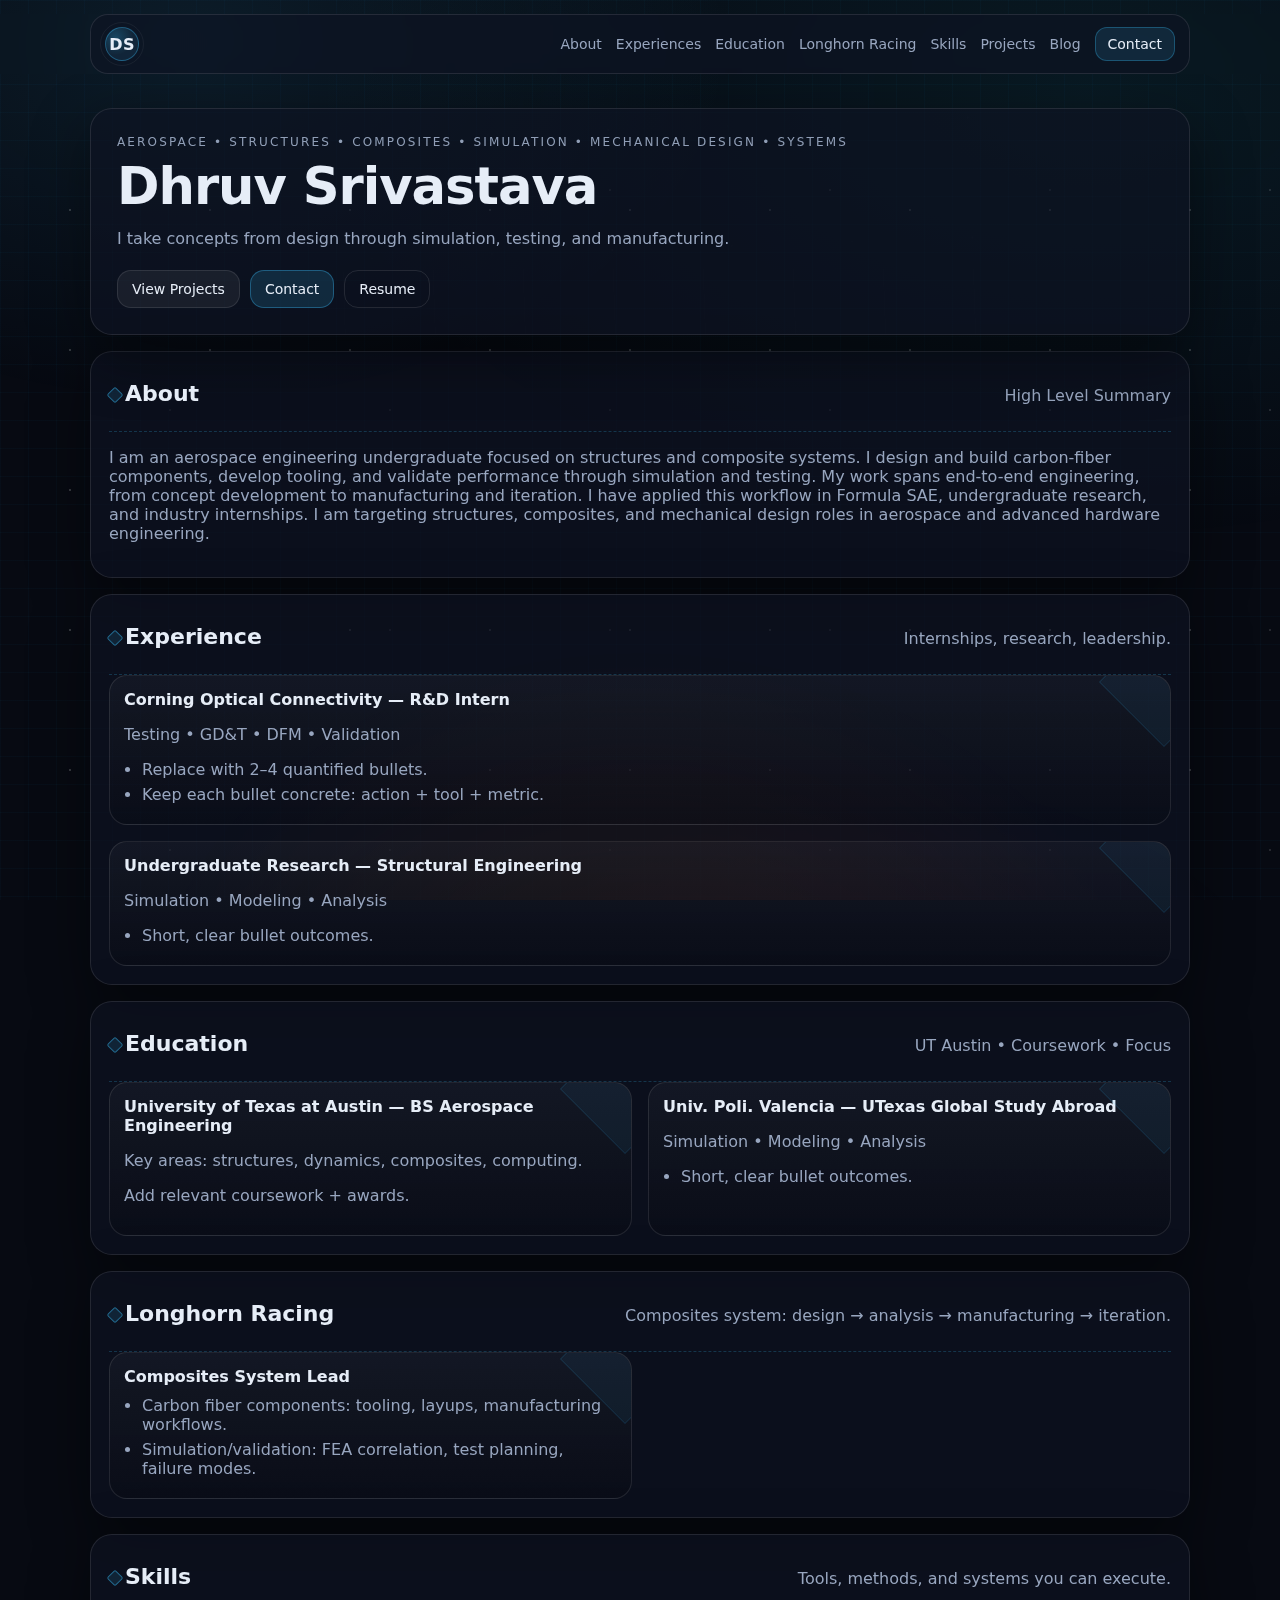
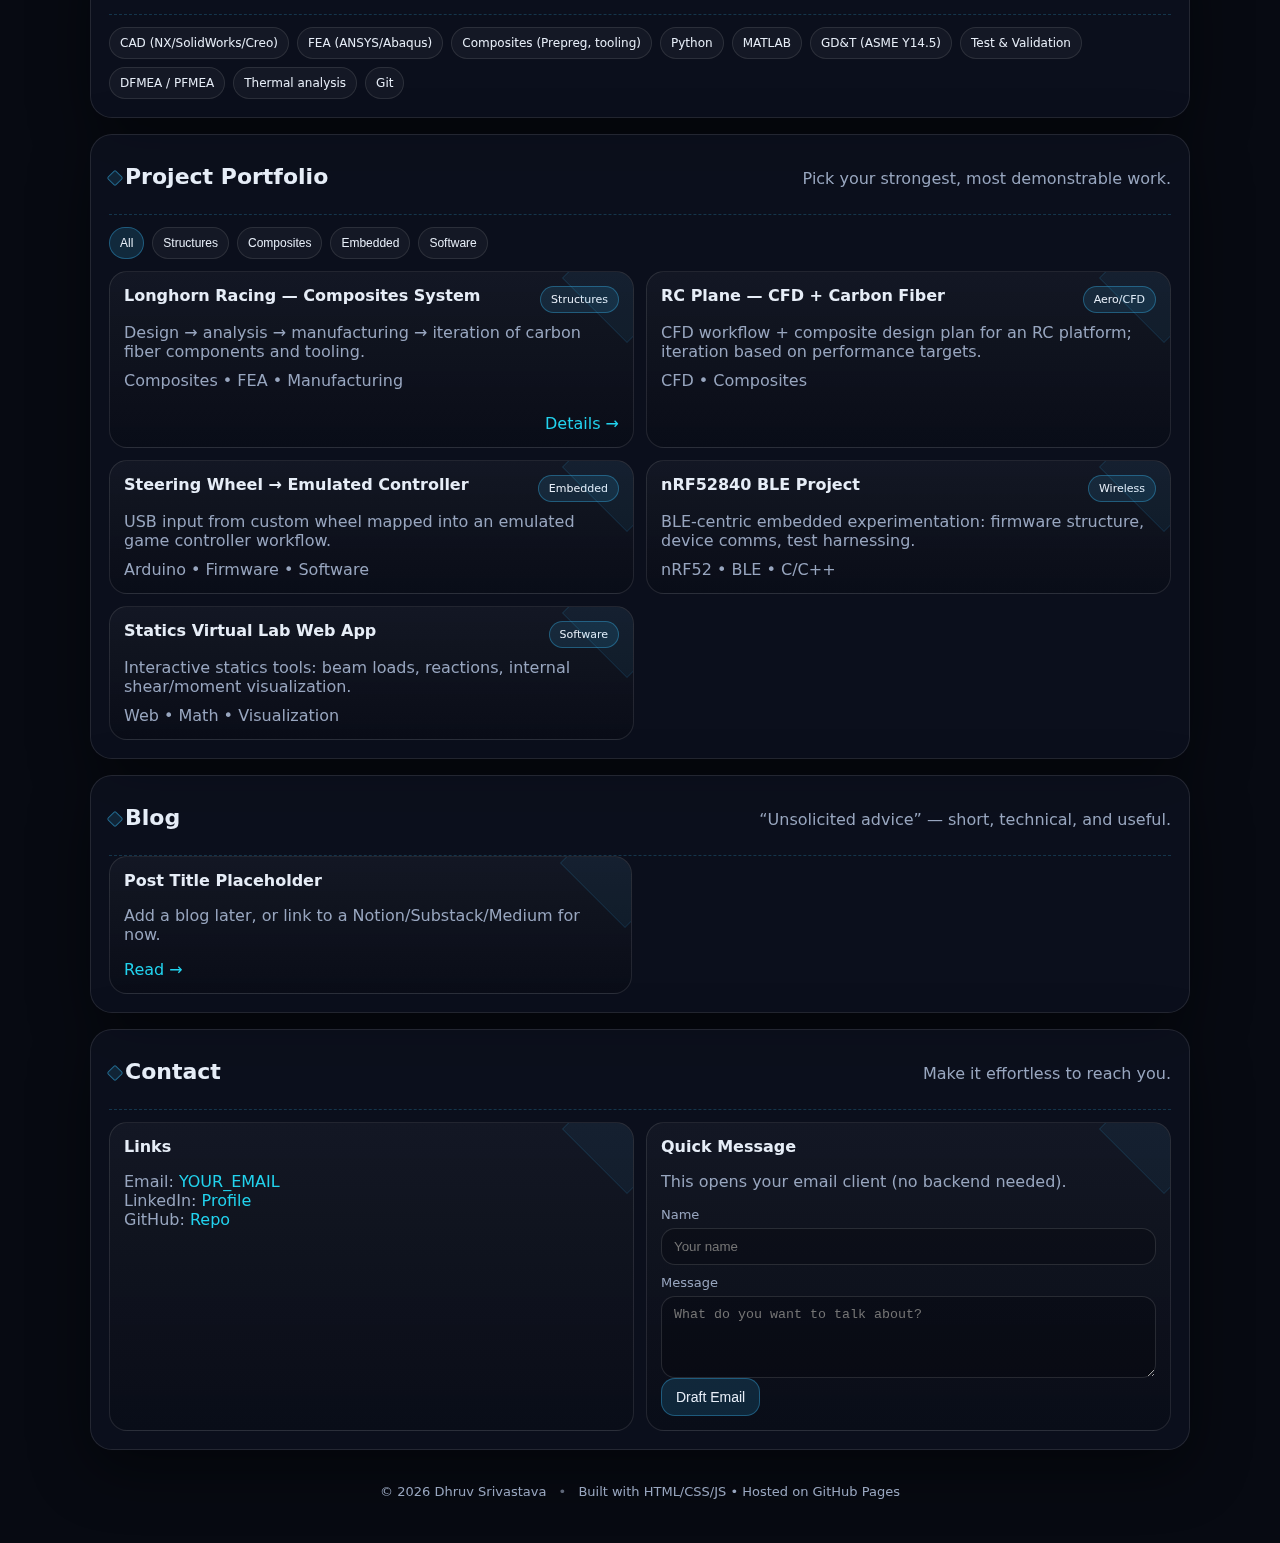
<file: index.html>
<!doctype html>
<html lang="en">
<head>
  <meta charset="utf-8" />
  <meta name="viewport" content="width=device-width, initial-scale=1" />
  <title>Dhruv Srivastava | Aerospace Portfolio</title>
  <meta name="description" content="Aerospace, structures, composites, simulation, and building things end-to-end." />

  <meta property="og:title" content="Dhruv Srivastava | Aerospace Portfolio" />
  <meta property="og:description" content="Aerospace, structures, composites, simulation, and building things end-to-end." />
  <meta property="og:type" content="website" />
  <meta property="og:image" content="assets/og.png" />

  <link rel="stylesheet" href="styles.css" />
</head>

<body>
  <!-- Background layers -->
  <div class="bg stars" aria-hidden="true"></div>
  <div class="bg blueprint" aria-hidden="true"></div>
  <div class="bg vignette" aria-hidden="true"></div>

  <header class="header">
    <nav class="nav container">
      <a class="brand" href="#top" aria-label="Home">
        <span class="brandMark">DS</span>
        <!-- this used to say flight deck, idk what to put in it rn tho lol::: -->
        <span class="brandText"></span>
      </a>

      <button class="menuBtn" id="menuBtn" aria-expanded="false" aria-controls="mobileMenu">
        Menu
      </button>

      <div class="links" aria-label="Primary">
        <a href="#about">About</a>
        <a href="#experience">Experiences</a>
        <a href="#education">Education</a>
        <a href="#lhr">Longhorn Racing</a>
        <a href="#skills">Skills</a>
        <a href="#projects">Projects</a>
        <a href="#blog">Blog</a>
        <a class="cta" href="#contact">Contact</a>
      </div>
    </nav>

    <div class="mobileMenu container" id="mobileMenu" hidden>
      <a href="#about">About</a>
      <a href="#experience">Experiences</a>
      <a href="#education">Education</a>
      <a href="#lhr">Longhorn Racing</a>
      <a href="#skills">Skills</a>
      <a href="#projects">Projects</a>
      <a href="#blog">Blog</a>
      <a href="#contact">Contact</a>
    </div>
  </header>

  <main id="top" class="container main">
    <!-- Hero -->
    <section class="hero panel">
      <p class="kicker">Aerospace • Structures • Composites • Simulation • Mechanical Design • Systems</p>
      <h1 class="title">Dhruv Srivastava</h1>
      <p class="subtitle">
        I take concepts from design through simulation, testing, and manufacturing.
      </p>

      <div class="heroActions">
        <a class="btn" href="#projects">View Projects</a>
        <a class="btn accent" href="#contact">Contact</a>
        <!-- Optional: host resume in assets/resume.pdf -->
        <a class="btn ghost" href="assets/resume.pdf" target="_blank" rel="noreferrer">Resume</a>
      </div>

      
    </section>

    <!-- Sections -->
    <section id="about" class="panel section">
      <div class="sectionHead">
        <h2>About</h2>
        <p class="muted">High Level Summary</p>
      </div>
      <p class="muted">
        I am an aerospace engineering undergraduate focused on structures and composite systems.
I design and build carbon-fiber components, develop tooling, and validate performance through simulation and testing.
My work spans end-to-end engineering, from concept development to manufacturing and iteration.
I have applied this workflow in Formula SAE, undergraduate research, and industry internships.
I am targeting structures, composites, and mechanical design roles in aerospace and advanced hardware engineering.
      </p>
    </section>

    <section id="experience" class="panel section">
      <div class="sectionHead">
        <h2>Experience</h2>
        <p class="muted">Internships, research, leadership.</p>
      </div>
<!-- start of card -->
      <div class="cards">
        <article class="card">
          <h3>Corning Optical Connectivity — R&amp;D Intern</h3>
          <p class="muted">Testing • GD&amp;T • DFM • Validation</p>
          <ul>
            <li>Replace with 2–4 quantified bullets.</li>
            <li>Keep each bullet concrete: action + tool + metric.</li>
          </ul>
        </article>
<!-- end of card -->
        <article class="card">
          <h3>Undergraduate Research — Structural Engineering</h3>
          <p class="muted">Simulation • Modeling • Analysis</p>
          <ul>
            <li>Short, clear bullet outcomes.</li>
          </ul>
        </article>
      </div>
    </section>

    <section id="education" class="panel section">
      <div class="sectionHead">
        <h2>Education</h2>
        <p class="muted">UT Austin • Coursework • Focus</p>
      </div>

      <div class="cards">
        <article class="card">
          <h3>University of Texas at Austin — BS Aerospace Engineering</h3>
          <p class="muted">Key areas: structures, dynamics, composites, computing.</p>
          <p class="muted">Add relevant coursework + awards.</p>
        </article>

        

      <article class="card">
          <h3>Univ. Poli. Valencia — UTexas Global Study Abroad</h3>
          <p class="muted">Simulation • Modeling • Analysis</p>
          <ul>
            <li>Short, clear bullet outcomes.</li>
          </ul>
        </article>
      </div>

        

     
        

      
    </section>

    <section id="lhr" class="panel section">
      <div class="sectionHead">
        <h2>Longhorn Racing</h2>
        <p class="muted">Composites system: design → analysis → manufacturing → iteration.</p>
      </div>
      <div class="cards">
        <article class="card">
          <h3>Composites System Lead</h3>
          <ul>
            <li>Carbon fiber components: tooling, layups, manufacturing workflows.</li>
            <li>Simulation/validation: FEA correlation, test planning, failure modes.</li>
          </ul>
        </article>
      </div>
    </section>

    <section id="skills" class="panel section">
      <div class="sectionHead">
        <h2>Skills</h2>
        <p class="muted">Tools, methods, and systems you can execute.</p>
      </div>
      <div class="tags" id="skillsTags"></div>
    </section>

    <section id="projects" class="panel section">
      <div class="sectionHead">
        <h2>Project Portfolio</h2>
        <p class="muted">Pick your strongest, most demonstrable work.</p>
      </div>

      <div class="filterRow">
        <button class="chip active" data-filter="all">All</button>
        <button class="chip" data-filter="structures">Structures</button>
        <button class="chip" data-filter="composites">Composites</button>
        <button class="chip" data-filter="embedded">Embedded</button>
        <button class="chip" data-filter="software">Software</button>
      </div>

      <div class="grid" id="projectGrid"></div>
    </section>

    <section id="blog" class="panel section">
      <div class="sectionHead">
        <h2>Blog</h2>
        <p class="muted">“Unsolicited advice” — short, technical, and useful.</p>
      </div>

      <div class="cards">
        <article class="card">
          <h3>Post Title Placeholder</h3>
          <p class="muted">Add a blog later, or link to a Notion/Substack/Medium for now.</p>
          <a class="link" href="#" target="_blank" rel="noreferrer">Read →</a>
        </article>
      </div>
    </section>

    <section id="contact" class="panel section">
      <div class="sectionHead">
        <h2>Contact</h2>
        <p class="muted">Make it effortless to reach you.</p>
      </div>

      <div class="contactGrid">
        <div class="card">
          <h3>Links</h3>
          <p class="muted">
            Email: <a class="link" href="mailto:YOUR_EMAIL">YOUR_EMAIL</a><br/>
            LinkedIn: <a class="link" href="YOUR_LINKEDIN" target="_blank" rel="noreferrer">Profile</a><br/>
            GitHub: <a class="link" href="YOUR_GITHUB" target="_blank" rel="noreferrer">Repo</a>
          </p>
        </div>

        <form class="card" id="contactForm">
          <h3>Quick Message</h3>
          <p class="muted">This opens your email client (no backend needed).</p>

          <label>
            <span>Name</span>
            <input type="text" id="name" placeholder="Your name" required />
          </label>

          <label>
            <span>Message</span>
            <textarea id="message" placeholder="What do you want to talk about?" rows="4" required></textarea>
          </label>

          <button class="btn accent" type="submit">Draft Email</button>
        </form>
      </div>
    </section>

    <footer class="footer muted">
      <span>© <span id="year"></span> Dhruv Srivastava</span>
      <span class="dot">•</span>
      <span>Built with HTML/CSS/JS • Hosted on GitHub Pages</span>
    </footer>
  </main>

  <script src="script.js"></script>
</body>
</html>
</file>
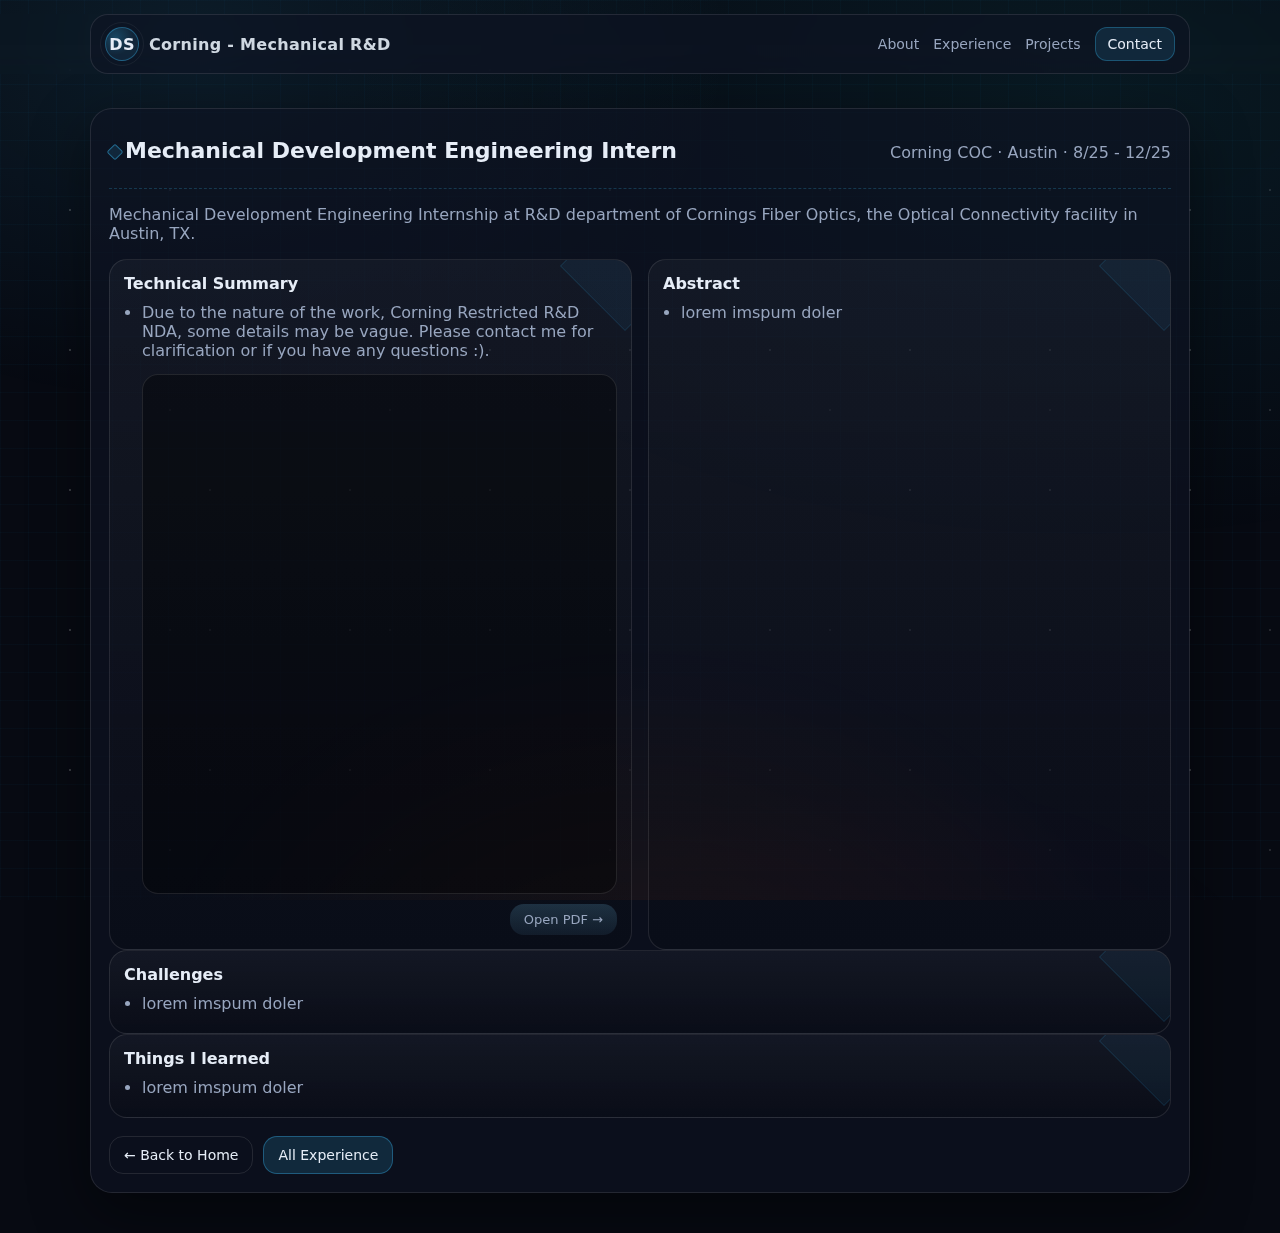
<file: pages/corning.html>
<!doctype html>
<html lang="en">
<head>
  <meta charset="utf-8" />
  <meta name="viewport" content="width=device-width, initial-scale=1" />

  <title>Dhruv's Corning Internship</title>
  <meta name="description" content="Short, technical description of this role or project." />

  <!-- Global styles -->
  <link rel="stylesheet" href="../styles.css" />
</head>

<body>

  <!-- Background layers -->
  <div class="bg stars" aria-hidden="true"></div>
  <div class="bg blueprint" aria-hidden="true"></div>
  <div class="bg vignette" aria-hidden="true"></div>

  <!-- Header -->
  <header class="header">
    <nav class="nav container">
      <a class="brand" href="../index.html">
        <span class="brandMark">DS</span>
        <span class="brandText">Corning - Mechanical R&D</span>
      </a>

      <div class="links">
        <a href="../index.html#about">About</a>
        <a href="../index.html#experience">Experience</a>
        <a href="../index.html#projects">Projects</a>
        <a class="cta" href="../index.html#contact">Contact</a>
      </div>
    </nav>
  </header>

  <!-- Main content -->
  <main class="container main">

    <section class="panel section">

      <!-- Page header -->
      <div class="sectionHead">
        <h2>Mechanical Development Engineering Intern</h2>
        <p class="muted">Corning COC · Austin · 8/25 - 12/25</p>
      </div>

      <!-- One-paragraph overview -->
      <p class="muted">
Mechanical Development Engineering Internship at R&D department of Cornings Fiber Optics, the Optical Connectivity facility in Austin, TX.      </p>
      </p>

      <!-- Core content blocks -->
      <div class="cards">

        <!-- Responsibilities / Scope -->
        <article class="card">
          <h3>Technical Summary</h3>
          <ul>
            <li>Due to the nature of the work, Corning Restricted R&D NDA, some details may be vague. Please contact me for clarification or if you have any questions :).</li>
            
                <div class="pdfEmbed">
                        <iframe
                            src="../assets/pdfs/corningtechreport.pdf"
                            title="Corning Technical Report"
                            loading="lazy">
                        </iframe>
                        </div>

                        <div class="pdfActions">
                        <a
                            class="detailsBtn"
                            href="../assets/pdfs/corningtechnicalsummary.pdf"
                            target="_blank"
                            rel="noopener">
                            Open PDF →
                        </a>
          </ul>
        </article>

        <!-- Tools / Methods -->
        <article class="card">
          <h3>Abstract</h3>
          <ul>
            <li>lorem imspum doler</li>
            
</div>
          </ul>
        </article>

        <!-- Results / Impact -->
        <article class="card">
          <h3>Challenges</h3>
          <ul>
            <li>lorem imspum doler</li>
           
           
          </ul>
        </article>

        <article class="card">
          <h3>Things I learned</h3>
          <ul>
            <li>lorem imspum doler</li>
          </ul>
        </article>

      

      <!-- Navigation actions -->
      <div class="heroActions" style="margin-top:18px;">
        <a class="btn ghost" href="../index.html">← Back to Home</a>
        <a class="btn accent" href="../index.html#experience">All Experience</a>
      </div>

    </section>

  </main>

  <script src="../script.js"></script>
</body>
</html>
</file>
<file: styles.css>
/* =========================
   Rocket / Spacecraft Theme
   Full styles.css (drop-in)
   ========================= */

:root{
  --bg: #070a12;
  --panel: rgba(14, 18, 34, 0.65);
  --border: rgba(255,255,255,0.10);
  --text: #e6edf7;
  --muted: #98a6bf;

  /* Aerospace base accents */
  --accent: #38bdf8;
  --accent2: #22d3ee;

  /* Rocket cues */
  --rocketGlow: rgba(255, 122, 24, 0.22);   /* engine glow */
  --plasma: rgba(255, 0, 122, 0.10);        /* re-entry plasma hint */
  --ok: #7CFFB2;

  --shadow: 0 20px 60px rgba(0,0,0,0.45);
}

*{ box-sizing: border-box; }
html{ scroll-behavior: smooth; }
body{
  margin: 0;
  font-family: ui-sans-serif, system-ui, -apple-system, Segoe UI, Roboto, Helvetica, Arial, "Apple Color Emoji","Segoe UI Emoji";
  color: var(--text);
  background: var(--bg);
}

.container{
  width: min(1100px, calc(100% - 32px));
  margin: 0 auto;
}

/* =========================
   Background layers
   ========================= */
.bg{
  position: fixed;
  inset: 0;
  z-index: -3;
}

/* Starfield */
.stars{
  background-image:
    radial-gradient(rgba(255,255,255,0.55) 1px, transparent 1px),
    radial-gradient(rgba(255,255,255,0.35) 1px, transparent 1px);
  background-size: 140px 140px, 220px 220px;
  background-position: 0 0, 60px 80px;
  opacity: 0.35;
  filter: blur(0.2px);
}

/* Blueprint grid (kept subtle; rocket feel comes from glow + paneling) */
.blueprint{
  z-index: -2;
  background-image:
    linear-gradient(rgba(56,189,248,0.07) 1px, transparent 1px),
    linear-gradient(90deg, rgba(56,189,248,0.07) 1px, transparent 1px);
  background-size: 28px 28px;
  opacity: 0.45;
}

/* Re-entry / engine glow vignette */
.vignette{
  z-index: -1;
  background:
    radial-gradient(900px 600px at 15% 5%, rgba(56,189,248,0.10), transparent 60%),
    radial-gradient(1200px 700px at 85% 10%, rgba(34,211,238,0.08), transparent 65%),
    radial-gradient(900px 700px at 50% 115%, var(--rocketGlow), transparent 55%),
    radial-gradient(700px 500px at 70% 120%, var(--plasma), transparent 60%),
    radial-gradient(900px 700px at 50% 120%, rgba(0,0,0,0.88), transparent 55%);
}

/* =========================
   Header / Nav
   ========================= */
.header{
  position: sticky;
  top: 0;
  z-index: 50;
  backdrop-filter: blur(12px);
}

.nav{
  display:flex;
  align-items:center;
  justify-content: space-between;
  margin-top: 14px;
  padding: 12px 14px;
  border: 1px solid var(--border);
  background: rgba(14,18,34,0.55);
  border-radius: 18px;
}

/* Mission patch brand */
.brand{
  display:flex;
  align-items:center;
  gap: 10px;
  text-decoration:none;
  color: var(--text);
  font-weight: 650;
  letter-spacing: 0.3px;
}

.brandMark{
  width: 34px;
  height: 34px;
  display:grid;
  place-items:center;
  border-radius: 999px; /* mission patch */
  border: 1px solid rgba(56,189,248,0.35);
  background:
    radial-gradient(circle at 30% 30%, rgba(56,189,248,0.22), transparent 55%),
    rgba(56,189,248,0.10);
  position: relative;
}

.brandMark::after{
  content:"";
  position:absolute;
  inset: -6px;
  border-radius: 999px;
  border: 1px solid rgba(255,255,255,0.08);
  opacity: 0.7;
}

.brandText{
  color: rgba(230,237,247,0.9);
}

.links{
  display:flex;
  gap: 14px;
  align-items:center;
}

.links a{
  color: var(--muted);
  text-decoration:none;
  font-size: 14px;
}
.links a:hover{ color: var(--text); }

.cta{
  padding: 8px 12px;
  border-radius: 12px;
  border: 1px solid rgba(56,189,248,0.30);
  background: rgba(56,189,248,0.12);
  color: var(--text) !important;
}

/* Mobile menu */
.menuBtn{
  display:none;
  border: 1px solid var(--border);
  background: rgba(255,255,255,0.05);
  color: var(--text);
  padding: 8px 10px;
  border-radius: 12px;
}

.mobileMenu{
  margin-top: 8px;
  padding: 12px 14px;
  border: 1px solid var(--border);
  background: rgba(14,18,34,0.55);
  border-radius: 18px;
  display:flex;
  flex-direction: column;
  gap: 10px;
}

/* CRITICAL: ensure hidden attribute actually hides it */
.mobileMenu[hidden]{
  display: none !important;
}

.mobileMenu a{
  color: var(--muted);
  text-decoration:none;
  padding: 10px 10px;
  border-radius: 12px;
  background: rgba(255,255,255,0.03);
}
.mobileMenu a:hover{ color: var(--text); }

/* =========================
   Layout
   ========================= */
.main{ padding: 18px 0 40px; }

.panel{
  border: 1px solid var(--border);
  background: var(--panel);
  box-shadow: var(--shadow);
  border-radius: 22px;
}

/* =========================
   Hero
   ========================= */
.hero{
  padding: 26px;
  margin-top: 16px;
  overflow: hidden;
  position: relative;
}

/* Rocket paneling texture */
.hero::after{
  content:"";
  position:absolute;
  inset: -40px -20px;
  background:
    linear-gradient(90deg, rgba(255,255,255,0.06) 1px, transparent 1px),
    radial-gradient(rgba(255,255,255,0.08) 1px, transparent 1px);
  background-size: 90px 90px, 120px 120px;
  opacity: 0.12;
  pointer-events:none;
  transform: rotate(-2deg);
}

/* Optional rocket watermark (only if you include <div class="rocketMark"></div> in hero) */
.rocketMark{
  position:absolute;
  right: 18px;
  top: 18px;
  width: 140px;
  height: 140px;
  opacity: 0.18;
  background:
    radial-gradient(circle at 50% 90%, rgba(255,122,24,0.35), transparent 55%),
    linear-gradient(180deg, rgba(56,189,248,0.25), transparent 60%);
  -webkit-mask: url("data:image/svg+xml,%3Csvg xmlns='http://www.w3.org/2000/svg' viewBox='0 0 64 64'%3E%3Cpath fill='black' d='M32 2c-7 6-12 14-12 26v12l-6 6v6l10-4 8 14 8-14 10 4v-6l-6-6V28C44 16 39 8 32 2zm0 10c3 4 6 9 6 16v10H26V28c0-7 3-12 6-16z'/%3E%3C/svg%3E") center/contain no-repeat;
          mask: url("data:image/svg+xml,%3Csvg xmlns='http://www.w3.org/2000/svg' viewBox='0 0 64 64'%3E%3Cpath fill='black' d='M32 2c-7 6-12 14-12 26v12l-6 6v6l10-4 8 14 8-14 10 4v-6l-6-6V28C44 16 39 8 32 2zm0 10c3 4 6 9 6 16v10H26V28c0-7 3-12 6-16z'/%3E%3C/svg%3E") center/contain no-repeat;
  pointer-events:none;
}

.kicker{
  margin: 0 0 10px;
  font-size: 12px;
  letter-spacing: 0.18em;
  text-transform: uppercase;
  color: rgba(152,166,191,0.95);
}

.title{
  margin: 0;
  font-size: clamp(28px, 4vw, 54px);
  line-height: 1.08;
  letter-spacing: -0.02em;
}

.subtitle{
  margin: 12px 0 0;
  max-width: 62ch;
  color: var(--muted);
  font-size: 16px;
  line-height: 1.6;
}

.heroActions{
  margin-top: 18px;
  display:flex;
  flex-wrap: wrap;
  gap: 10px;
}

/* Buttons: add slight “hardware” feel */
.btn{
  text-decoration:none;
  color: var(--text);
  border: 1px solid var(--border);
  background: rgba(255,255,255,0.06);
  padding: 10px 14px;
  border-radius: 14px;
  font-size: 14px;
  display:inline-flex;
  gap: 8px;
  align-items:center;
}
.btn:hover{ background: rgba(255,255,255,0.09); }

.btn.accent{
  border-color: rgba(56,189,248,0.35);
  background: rgba(56,189,248,0.15);
}

.btn.ghost{
  background: transparent;
}

/* =========================
   Telemetry (rocket-like)
   ========================= */
.telemetry{
  margin-top: 18px;
  display:grid;
  grid-template-columns: repeat(3, 1fr);
  gap: 10px;
}

.telemetryItem{
  border: 1px solid rgba(255,255,255,0.10);
  background:
    linear-gradient(180deg, rgba(255,255,255,0.04), rgba(0,0,0,0.10));
  border-radius: 16px;
  padding: 10px 12px;
}

.telemetry .label{
  display:block;
  font-size: 11px;
  letter-spacing: 0.16em;
  text-transform: uppercase;
  color: rgba(152,166,191,0.95);
}

.telemetry .value{
  display:block;
  margin-top: 6px;
  font-weight: 650;
  font-family: ui-monospace, SFMono-Regular, Menlo, Monaco, Consolas, "Liberation Mono", monospace;
  letter-spacing: 0.02em;
}

.value.ok{
  color: var(--ok);
  text-shadow: 0 0 18px rgba(124,255,178,0.15);
}

/* =========================
   Sections (modules + staging)
   ========================= */
.section{
  margin-top: 16px;
  padding: 18px;
}

.sectionHead{
  display:flex;
  align-items: baseline;
  justify-content: space-between;
  gap: 10px;

  /* Stage line */
  padding-bottom: 10px;
  border-bottom: 1px dashed rgba(56,189,248,0.22);
}

.sectionHead h2{
  margin: 0;
  font-size: 22px;

  /* Chevron cue */
  position: relative;
  padding-left: 16px;
}

.sectionHead h2::before{
  content:"";
  position:absolute;
  left:0;
  top: 0.65em;
  width:10px;
  height:10px;
  transform: translateY(-50%) rotate(45deg);
  border: 1px solid rgba(56,189,248,0.45);
  background: rgba(56,189,248,0.12);
  border-radius: 2px;
}

.muted{ color: var(--muted); }

/* Cards become “modules” */
.cards{
  display: grid;
  grid-template-columns: repeat(2, minmax(0, 1fr));
  gap: 16px;
}

.card{
  border: 1px solid rgba(255,255,255,0.10);
  background:
    linear-gradient(180deg, rgba(255,255,255,0.035), rgba(0,0,0,0.12));
  border-radius: 18px;
  padding: 14px;
  position: relative;
  overflow: hidden;
  
}

/* Module corner chamfer */
.card::before{
  content:"";
  position:absolute;
  right: -40px;
  top: -40px;
  width: 90px;
  height: 90px;
  transform: rotate(45deg);
  background: rgba(56,189,248,0.06);
  border: 1px solid rgba(56,189,248,0.12);
}

.card h3{ margin: 0 0 6px; font-size: 16px; }
.card ul{ margin: 10px 0 0; padding-left: 18px; color: var(--muted); }
.card li{ margin: 6px 0; }

/* =========================
   Skills tags
   ========================= */
.tags{
  margin-top: 12px;
  display:flex;
  flex-wrap: wrap;
  gap: 8px;
}

.tag{
  font-size: 12px;
  padding: 8px 10px;
  border-radius: 999px;
  border: 1px solid rgba(255,255,255,0.10);
  background: rgba(255,255,255,0.04);
}

/* =========================
   Projects filtering chips
   ========================= */
.filterRow{
  margin-top: 12px;
  display:flex;
  flex-wrap: wrap;
  gap: 8px;
}

.chip{
  border: 1px solid rgba(255,255,255,0.10);
  background: rgba(255,255,255,0.04);
  color: var(--text);
  padding: 8px 10px;
  border-radius: 999px;
  font-size: 12px;
  cursor: pointer;
}

.chip.active{
  border-color: rgba(56,189,248,0.35);
  background: rgba(56,189,248,0.15);
}

.grid{
  margin-top: 12px;
  display:grid;
  grid-template-columns: 1fr;
  gap: 12px;
}

.project{
  display:flex;
  flex-direction: column;
  gap: 10px;
}

.projectTop{
  display:flex;
  align-items:flex-start;
  justify-content: space-between;
  gap: 12px;
}

.badge{
  font-size: 11px;
  padding: 6px 10px;
  border-radius: 999px;
  border: 1px solid rgba(56,189,248,0.35);
  background: rgba(56,189,248,0.12);
  white-space: nowrap;
}

.project p{ margin: 0; color: var(--muted); }

.projectLinks{
  display:flex;
  gap: 12px;
}

.link{
  color: var(--accent2);
  text-decoration: none;
}
.link:hover{ text-decoration: underline; }

/* =========================
   Contact form
   ========================= */
.contactGrid{
  margin-top: 12px;
  display:grid;
  grid-template-columns: 1fr;
  gap: 12px;
}

label{
  display:flex;
  flex-direction: column;
  gap: 6px;
  margin-top: 10px;
  color: var(--muted);
  font-size: 13px;
}

input, textarea{
  border: 1px solid rgba(255,255,255,0.12);
  background: rgba(0,0,0,0.20);
  color: var(--text);
  border-radius: 14px;
  padding: 10px 12px;
  outline: none;
}

input:focus, textarea:focus{
  border-color: rgba(56,189,248,0.45);
}

/* =========================
   Footer
   ========================= */
.footer{
  margin-top: 16px;
  padding: 18px 6px 4px;
  text-align:center;
  font-size: 13px;
}
.dot{ margin: 0 8px; opacity: 0.6; }

/* =========================
   Responsive breakpoints
   ========================= */
@media (min-width: 760px){
  .cards{ grid-template-columns: 1fr 1fr; }
  .grid{ grid-template-columns: 1fr 1fr; }
  .contactGrid{ grid-template-columns: 1fr 1fr; }
}

@media (max-width: 860px){
  .links{ display:none; }
  .menuBtn{ display:inline-flex; }
  .telemetry{ grid-template-columns: 1fr; }
}

/* Experience / Project Details Button */
.detailsBtn{
  font-size: 13px;
  font-weight: 500;
  text-decoration: none;
  color: var(--accent-primary);

  padding: 8px 14px;
  border-radius: 14px;

  border: 1px solid var(--accent-primary-border);
  background: linear-gradient(
    180deg,
    rgba(125, 211, 252, 0.18),
    rgba(125, 211, 252, 0.08)
  );

  display: inline-flex;
  align-items: center;
  gap: 6px;

  transition:
    background 0.2s ease,
    border-color 0.2s ease,
    box-shadow 0.2s ease,
    transform 0.1s ease;
}

/* Hover = subtle hardware glow */
.detailsBtn:hover{
  background: linear-gradient(
    180deg,
    rgba(125, 211, 252, 0.28),
    rgba(125, 211, 252, 0.14)
  );
  border-color: var(--accent-primary);
  box-shadow: 0 0 18px rgba(125, 211, 252, 0.25);
}

/* Click feedback */
.detailsBtn:active{
  transform: translateY(1px);
}
.projectLinks{
  margin-top: 14px;
  display: flex;
  justify-content: flex-end;
}
#experience .cards {
  grid-template-columns: 1fr;
}

.videoEmbed{
  margin-top: 14px;
  position: relative;
  width: 100%;
  aspect-ratio: 16 / 9;

  border-radius: 16px;
  overflow: hidden;

  border: 1px solid rgba(255,255,255,0.10);
  background: rgba(0,0,0,0.35);
}

.videoEmbed iframe{
  position: absolute;
  inset: 0;
  width: 100%;
  height: 100%;
  border: 0;
}

/* PDF Embed */
.pdfEmbed{
  margin-top: 14px;
  position: relative;
  width: 100%;
  height: 520px; /* desktop default */

  border-radius: 16px;
  overflow: hidden;

  border: 1px solid rgba(255,255,255,0.10);
  background: rgba(0,0,0,0.35);
}

.pdfEmbed iframe{
  width: 100%;
  height: 100%;
  border: 0;
}

/* PDF action row */
.pdfActions{
  margin-top: 10px;
  display: flex;
  justify-content: flex-end;
}

/* Mobile: don’t force embed (mobile PDF viewers vary) */
@media (max-width: 860px){
  .pdfEmbed{
    height: 320px;
  }
}
</file>
